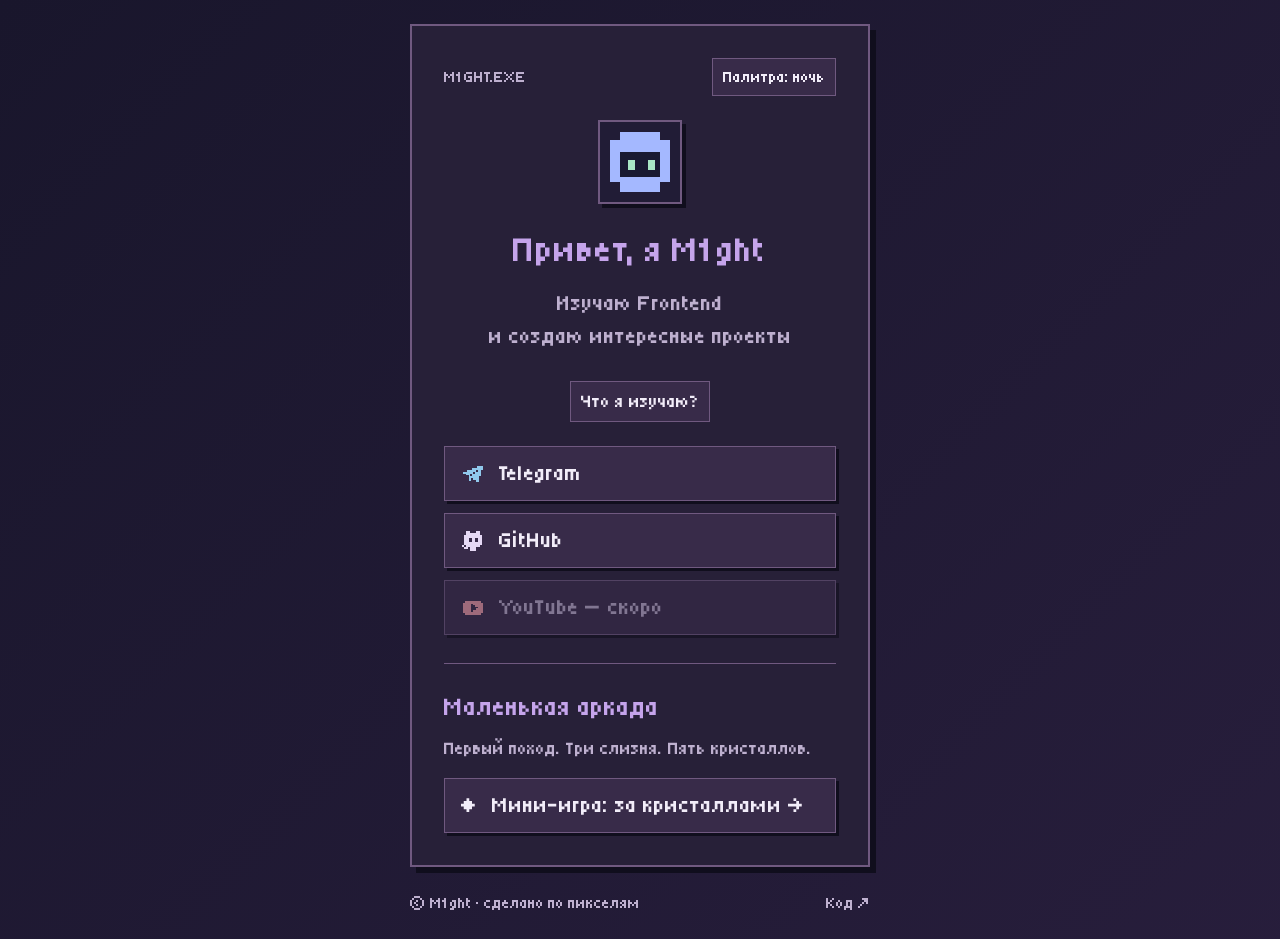
<file: index.html>
<!DOCTYPE html>
<html lang="ru">
<head>
    <meta charset="UTF-8">
    <meta name="viewport" content="width=device-width, initial-scale=1.0">
    <title>Визитка M1ght</title>
    <link rel="stylesheet" href="css/style.css">
    <link rel="icon" href="images/avatar.svg" type="image/svg+xml">
    <script src="js/main.js" defer></script>
</head>
<body>
    <main class="card">
        <div class="card-header">
            <span>M1GHT.EXE</span>
            <button class="theme-button" id="theme-button" type="button">Палитра: ночь</button>
        </div>

        <div class="avatar">
            <img src="images/avatar.svg" alt="Пиксельный робот — аватар M1ght" width="80" height="80">
        </div>

        <h1>Привет, я M1ght</h1>
        <p class="description">
            Изучаю Frontend <br>
            и создаю интересные проекты
        </p>

        <div class="about">
            <button class="about-button" id="about-button" type="button" aria-controls="about-text">Что я изучаю?</button>
            <p class="about-text hidden" id="about-text">
                Разбираюсь в HTML, CSS и JavaScript.
                Учусь работать с DOM и делать страницы интерактивными.
            </p>
        </div>

        <nav aria-label="Мои ссылки">
            <ul class="social-links">
                <li>
                    <a class="social-button" href="https://t.me/m1qght">
                        <img src="images/telegram.svg" alt="" width="24" height="24">
                        <span>Telegram</span>
                    </a>
                </li>
                <li>
                    <a class="social-button" href="https://github.com/M1qght">
                        <img src="images/github.svg" alt="" width="24" height="24">
                        <span>GitHub</span>
                    </a>
                </li>
                <li>
                    <button class="social-button" type="button" disabled>
                        <img src="images/youtube.svg" alt="" width="24" height="24">
                        <span>YouTube — скоро</span>
                    </button>
                </li>
            </ul>
        </nav>

        <section class="arcade" aria-labelledby="arcade-title">
            <h2 id="arcade-title">Маленькая аркада</h2>
            <p>Первый поход. Три слизня. Пять кристаллов.</p>
            <a class="social-button" href="games/crystal-quest/index.html">
                <span aria-hidden="true">◆</span>
                <span>Мини-игра: за кристаллами →</span>
            </a>
        </section>
    </main>

    <footer class="footer">
        <span>© M1ght · сделано по пикселям</span>
        <a href="https://github.com/M1qght/business-card-m1ght">Код ↗</a>
    </footer>
</body>
</html>
</file>
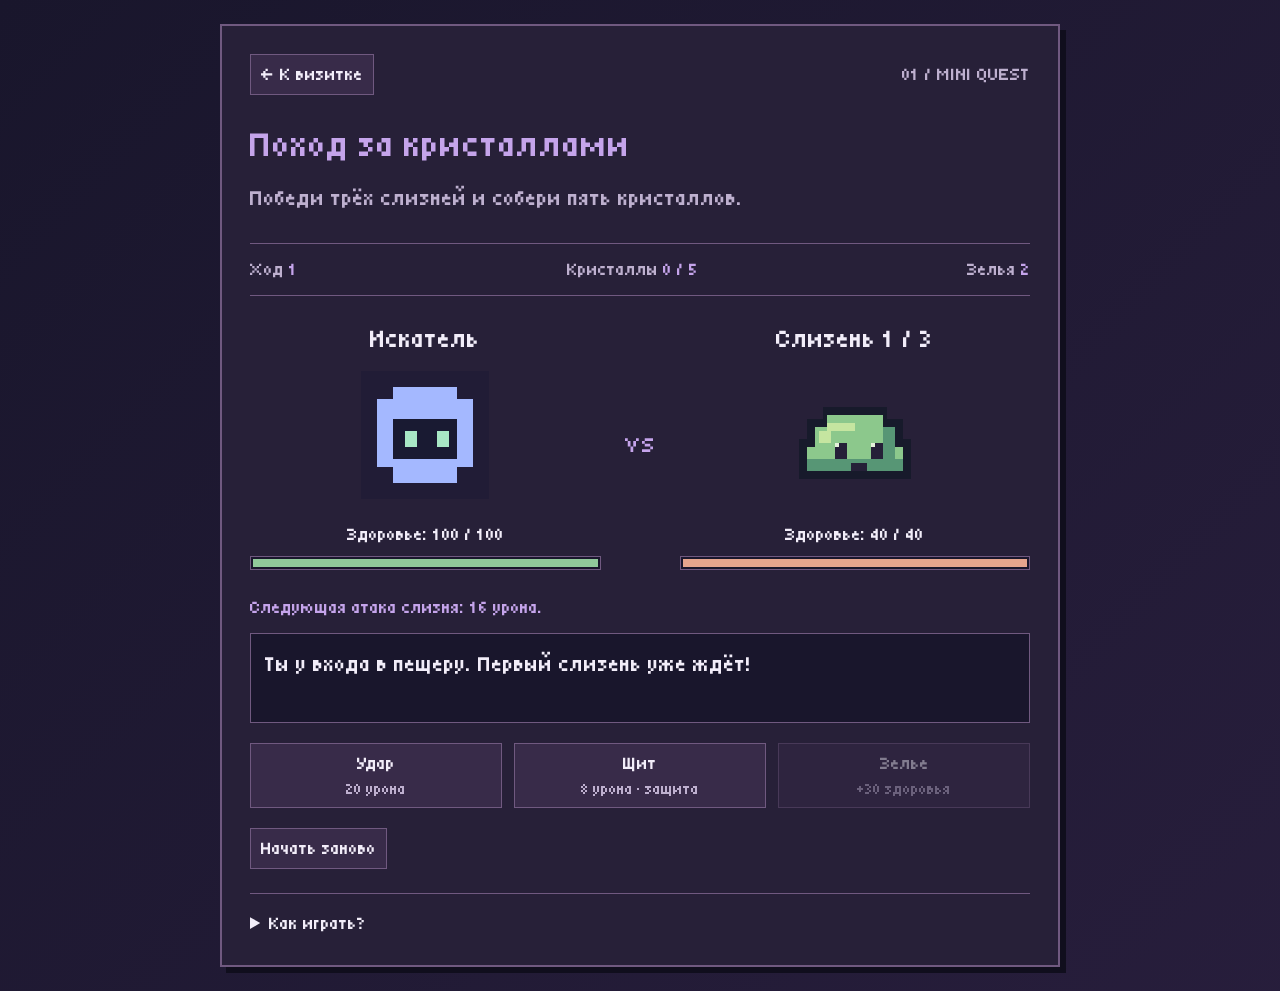
<file: games/crystal-quest/index.html>
<!DOCTYPE html>
<html lang="ru">
<head>
    <meta charset="UTF-8">
    <meta name="viewport" content="width=device-width, initial-scale=1.0">
    <title>За кристаллами · M1ght</title>
    <link rel="icon" href="../../images/avatar.svg" type="image/svg+xml">
    <link rel="stylesheet" href="../../css/style.css">
    <link rel="stylesheet" href="style.css">
    <script src="game.js" defer></script>
</head>
<body>
    <main class="quest">
        <header class="quest-header">
            <a class="about-button" href="../../index.html">← К визитке</a>
            <span>01 / MINI QUEST</span>
        </header>

        <h1>Поход за кристаллами</h1>
        <p class="description">Победи трёх слизней и собери пять кристаллов.</p>

        <div class="quest-stats">
            <span>Ход <strong id="turn">1</strong></span>
            <span>Кристаллы <strong id="crystals">0 / 5</strong></span>
            <span>Зелья <strong id="potions">2</strong></span>
        </div>

        <div class="arena">
            <section class="fighter">
                <h2>Искатель</h2>
                <img class="sprite" src="../../images/avatar.svg" alt="Пиксельный робот — искатель кристаллов" width="128" height="128">
                <p>Здоровье: <span id="hero-health">100 / 100</span></p>
                <div class="health-track"><div class="health-fill" id="hero-bar"></div></div>
            </section>

            <span class="versus" aria-hidden="true">VS</span>

            <section class="fighter">
                <h2 id="enemy-name">Слизень 1 / 3</h2>
                <img class="sprite" id="enemy-sprite" src="../../images/slime.svg" alt="Зелёный пиксельный слизень" width="128" height="128">
                <p>Здоровье: <span id="enemy-health">40 / 40</span></p>
                <div class="health-track"><div class="health-fill enemy-fill" id="enemy-bar"></div></div>
            </section>
        </div>

        <p class="enemy-hint" id="enemy-hint">Следующая атака слизня: 16 урона.</p>
        <p class="message" id="message" role="status">Ты у входа в пещеру. Первый слизень уже ждёт!</p>

        <div class="actions">
            <button class="about-button" id="attack-button" type="button">Удар <small>20 урона</small></button>
            <button class="about-button" id="shield-button" type="button">Щит <small>8 урона · защита</small></button>
            <button class="about-button" id="potion-button" type="button">Зелье <small>+30 здоровья</small></button>
        </div>
        <button class="about-button restart" id="restart-button" type="button">Начать заново</button>

        <details class="rules">
            <summary>Как играть?</summary>
            <p>После твоего действия слизень атакует в ответ. Каждый третий его удар сильнее: 30 вместо 16. Следи за подсказкой над кнопками.</p>
            <p>Щит тоже наносит урон, а ответный удар уменьшает до 3. Зелье восстанавливает 30 здоровья, но не защищает от атаки.</p>
            <p>За победу над первым слизнем получишь один кристалл, за остальных — по два. Между боями восстанавливается 20 здоровья. Всего у тебя два зелья на весь поход.</p>
        </details>
    </main>
</body>
</html>
</file>
<file: css/style.css>
@font-face {
    font-family: "Tiny5";
    src: url("../fonts/Tiny5.ttf") format("truetype");
    font-weight: 100 900;
    font-display: swap;
}

:root {
    --background: #19162c;
    --gradient-middle: #35254b;
    --gradient-end: #603750;
    --card: #272038;
    --text: #f2edf9;
    --muted: #beb0cf;
    --accent: #c5a4eb;
    --border: #705980;
    --button: #382b49;
    --button-hover: #4a365d;
}

.theme-dawn {
    --background: #352333;
    --gradient-middle: #694054;
    --gradient-end: #a16b59;
    --card: #3e293d;
    --text: #fff0de;
    --muted: #ddc2bf;
    --accent: #f0c29d;
    --border: #a57a89;
    --button: #523448;
    --button-hover: #684254;
}

* {
    box-sizing: border-box;
}

body {
    margin: 0;
    min-height: 100vh;
    padding: 24px;
    display: flex;
    flex-direction: column;
    align-items: center;
    justify-content: center;
    gap: 24px;
    background: linear-gradient(135deg, var(--background), var(--gradient-middle), var(--gradient-end));
    background-size: 400% 400%;
    animation: move-background 24s ease-in-out infinite alternate;
    color: var(--text);
    font-family: "Tiny5", monospace;
    font-size: 22px;
    line-height: 1.5;
}

.card-header {
    display: flex;
    align-items: center;
    justify-content: space-between;
    gap: 12px;
    margin-bottom: 24px;
    color: var(--muted);
    font-size: 16px;
}

.theme-button, .about-button {
    padding: 6px 10px;
    border: 1px solid var(--border);
    background: var(--button);
    color: var(--text);
    font: inherit;
    cursor: pointer;
}

.avatar {
    width: 84px;
    height: 84px;
    margin: 0 auto 24px;
    border: 2px solid var(--border);
    box-shadow: 4px 4px 0 #100e1d;
}

.avatar img {
    display: block;
    image-rendering: pixelated;
}

.about {
    margin-bottom: 24px;
}

.about-button {
    font-size: 18px;
}

.about-text {
    margin: 16px 0 0;
    padding: 12px;
    border: 1px solid var(--border);
    color: var(--muted);
    font-size: 18px;
    text-align: left;
}

.hidden {
    display: none;
}

.card {
    width: 100%;
    max-width: 460px;
    padding: 32px;
    border: 2px solid var(--border);
    background: var(--card);
    box-shadow: 6px 6px 0 #100e1d;
    text-align: center;
}

h1 {
    margin: 0;
    font-size: 36px;
    font-weight: 400;
    line-height: 1.2;
    color: var(--accent);
}

.description {
    margin: 16px 0 28px;
    color: var(--muted);
}

.arcade {
    margin-top: 28px;
    padding-top: 24px;
    border-top: 1px solid var(--border);
    text-align: left;
}

.arcade h2 {
    margin: 0;
    color: var(--accent);
    font-size: 26px;
    font-weight: 400;
}

.arcade p {
    margin: 8px 0 16px;
    color: var(--muted);
    font-size: 18px;
}

.social-links {
    margin: 0;
    padding: 0;
    list-style: none;
    display: flex;
    flex-direction: column;
    gap: 12px;
}

.social-button {
    display: flex;
    align-items: center;
    gap: 14px;
    width: 100%;
    padding: 10px 16px;
    border: 1px solid var(--border);
    background: var(--button);
    color: var(--text);
    font: inherit;
    text-align: left;
    text-decoration: none;
    box-shadow: 3px 3px 0 #100e1d;
}

.social-button img {
    flex-shrink: 0;
    image-rendering: pixelated;
}

.social-button, .theme-button, .about-button {
    transition: background-color .2s, transform .2s, box-shadow .2s;
}

a.social-button:hover, .theme-button:hover, .about-button:hover {
    background: var(--button-hover);
    transform: translateY(-2px);
    box-shadow: 3px 5px 0 #100e1d;
}

.social-button:focus-visible, .theme-button:focus-visible, .about-button:focus-visible, .footer a:focus-visible {
    outline: 2px solid var(--accent);
    outline-offset: 4px;
}

.footer {
    display: flex;
    justify-content: space-between;
    gap: 16px;
    width: 100%;
    max-width: 460px;
    color: var(--muted);
    font-size: 16px;
}

.footer a {
    color: inherit;
    text-decoration: none;
}

.footer a:hover {
    color: var(--accent);
}

@keyframes move-background {
    from {
        background-position: 0% 50%;
    }

    to {
        background-position: 100% 50%;
    }
}

.social-button:disabled {
    color: var(--muted);
    opacity: 0.6;
}

@media (prefers-reduced-motion: reduce) {
    body {
        animation: none;
    }

    .social-button, .theme-button, .about-button {
        transition: none;
    }
}

@media (max-width: 480px) {
    .card {
        padding: 24px 20px;
    }

    h1 {
        font-size: 32px;
    }
}
</file>
<file: games/crystal-quest/style.css>
.quest {
    --health: #91c99b;
    --enemy-health: #e6a58d;
    --shadow: #100e1d;
    width: 100%;
    max-width: 840px;
    padding: 28px;
    background: var(--card);
    border: 2px solid var(--border);
    box-shadow: 6px 6px var(--shadow);
}

.quest-header, .quest-stats {
    display: flex;
    justify-content: space-between;
    align-items: center;
    gap: 12px;
    color: var(--muted);
    font-size: 18px;
}

.quest-header {
    margin-bottom: 28px;
}

.quest-header a {
    text-decoration: none;
}

.quest-stats {
    padding: 12px 0;
    border-top: 1px solid var(--border);
    border-bottom: 1px solid var(--border);
    flex-wrap: wrap;
}

.quest-stats strong {
    color: var(--accent);
    font-weight: 400;
}

.arena {
    display: grid;
    grid-template-columns: 1fr auto 1fr;
    align-items: center;
    gap: 24px;
    padding: 24px 0;
    text-align: center;
}

.fighter {
    min-width: 0;
}

.fighter h2 {
    margin: 0 0 12px;
    font-size: 26px;
    font-weight: 400;
}

.sprite {
    width: 128px;
    max-width: 100%;
    height: auto;
    image-rendering: pixelated;
}

.fighter p {
    margin: 12px 0 8px;
    font-size: 18px;
}

.health-track {
    height: 14px;
    padding: 2px;
    background: var(--background);
    border: 1px solid var(--border);
}

.health-fill {
    width: 100%;
    height: 100%;
    background: var(--health);
}

.enemy-fill {
    background: var(--enemy-health);
}

.versus, .enemy-hint {
    color: var(--accent);
}

.enemy-hint {
    margin: 0 0 12px;
    font-size: 18px;
}

.message {
    min-height: 90px;
    margin: 0 0 20px;
    padding: 14px;
    border: 1px solid var(--border);
    background: var(--background);
}

.actions {
    display: grid;
    grid-template-columns: repeat(3, 1fr);
    gap: 12px;
}

.actions small {
    display: block;
    color: var(--muted);
    font-size: 16px;
}

.actions button:disabled {
    opacity: .45;
    cursor: default;
    transform: none;
    box-shadow: none;
    background: var(--button);
}

.restart {
    margin-top: 20px;
}

.rules {
    margin-top: 24px;
    padding-top: 16px;
    border-top: 1px solid var(--border);
    color: var(--muted);
    font-size: 18px;
}

.rules summary {
    cursor: pointer;
    color: var(--text);
}

.rules summary:focus-visible {
    outline: 2px solid var(--accent);
    outline-offset: 4px;
}

@media (max-width: 480px) {
    body { padding: 16px; }
    .quest { padding: 20px 16px; }
    .quest-header { font-size: 14px; }
    .arena { gap: 8px; }
    .fighter {
        display: grid;
        grid-template-rows: 60px 96px 60px 14px;
    }
    .fighter h2 { margin: 0; font-size: 22px; }
    .fighter p { margin: 8px 0; font-size: 16px; }
    .sprite {
        justify-self: center;
        width: 96px;
        height: 96px;
        object-fit: contain;
    }
    .actions { grid-template-columns: 1fr; gap: 10px; }
}
</file>
